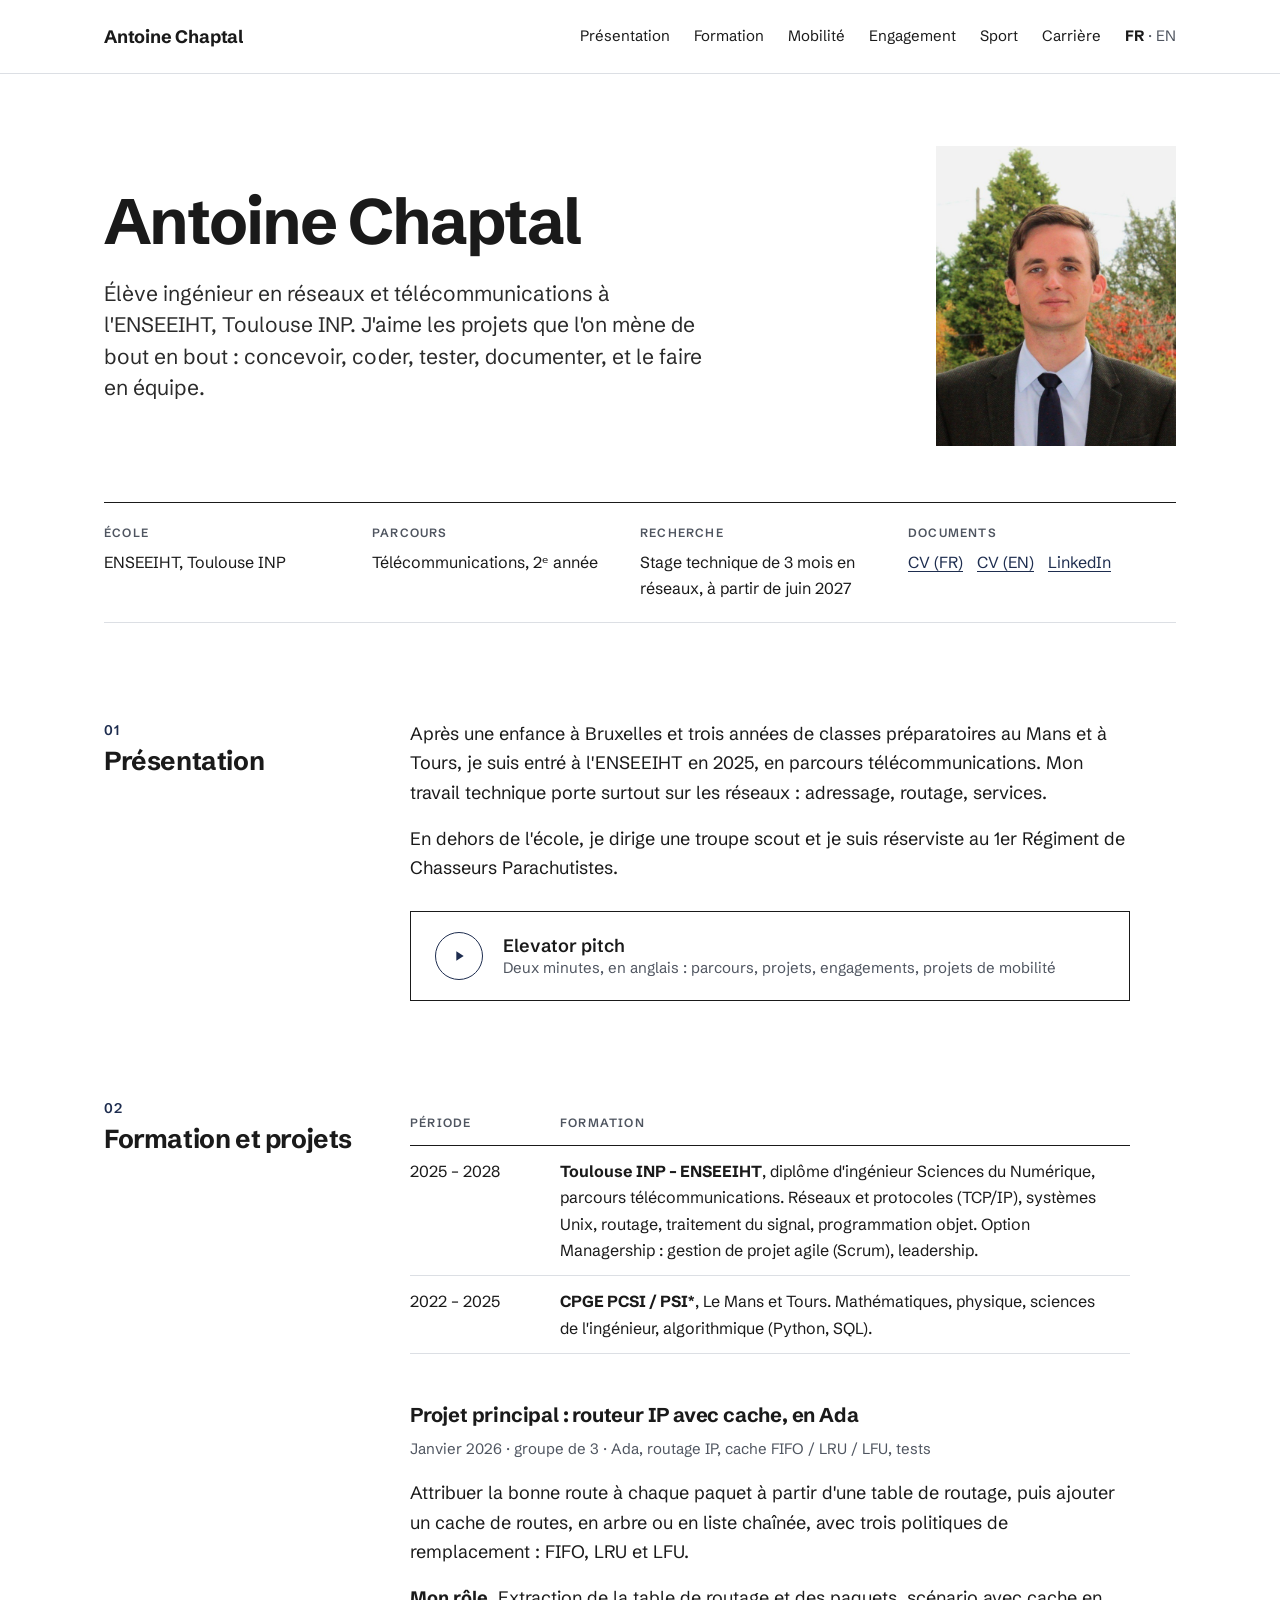
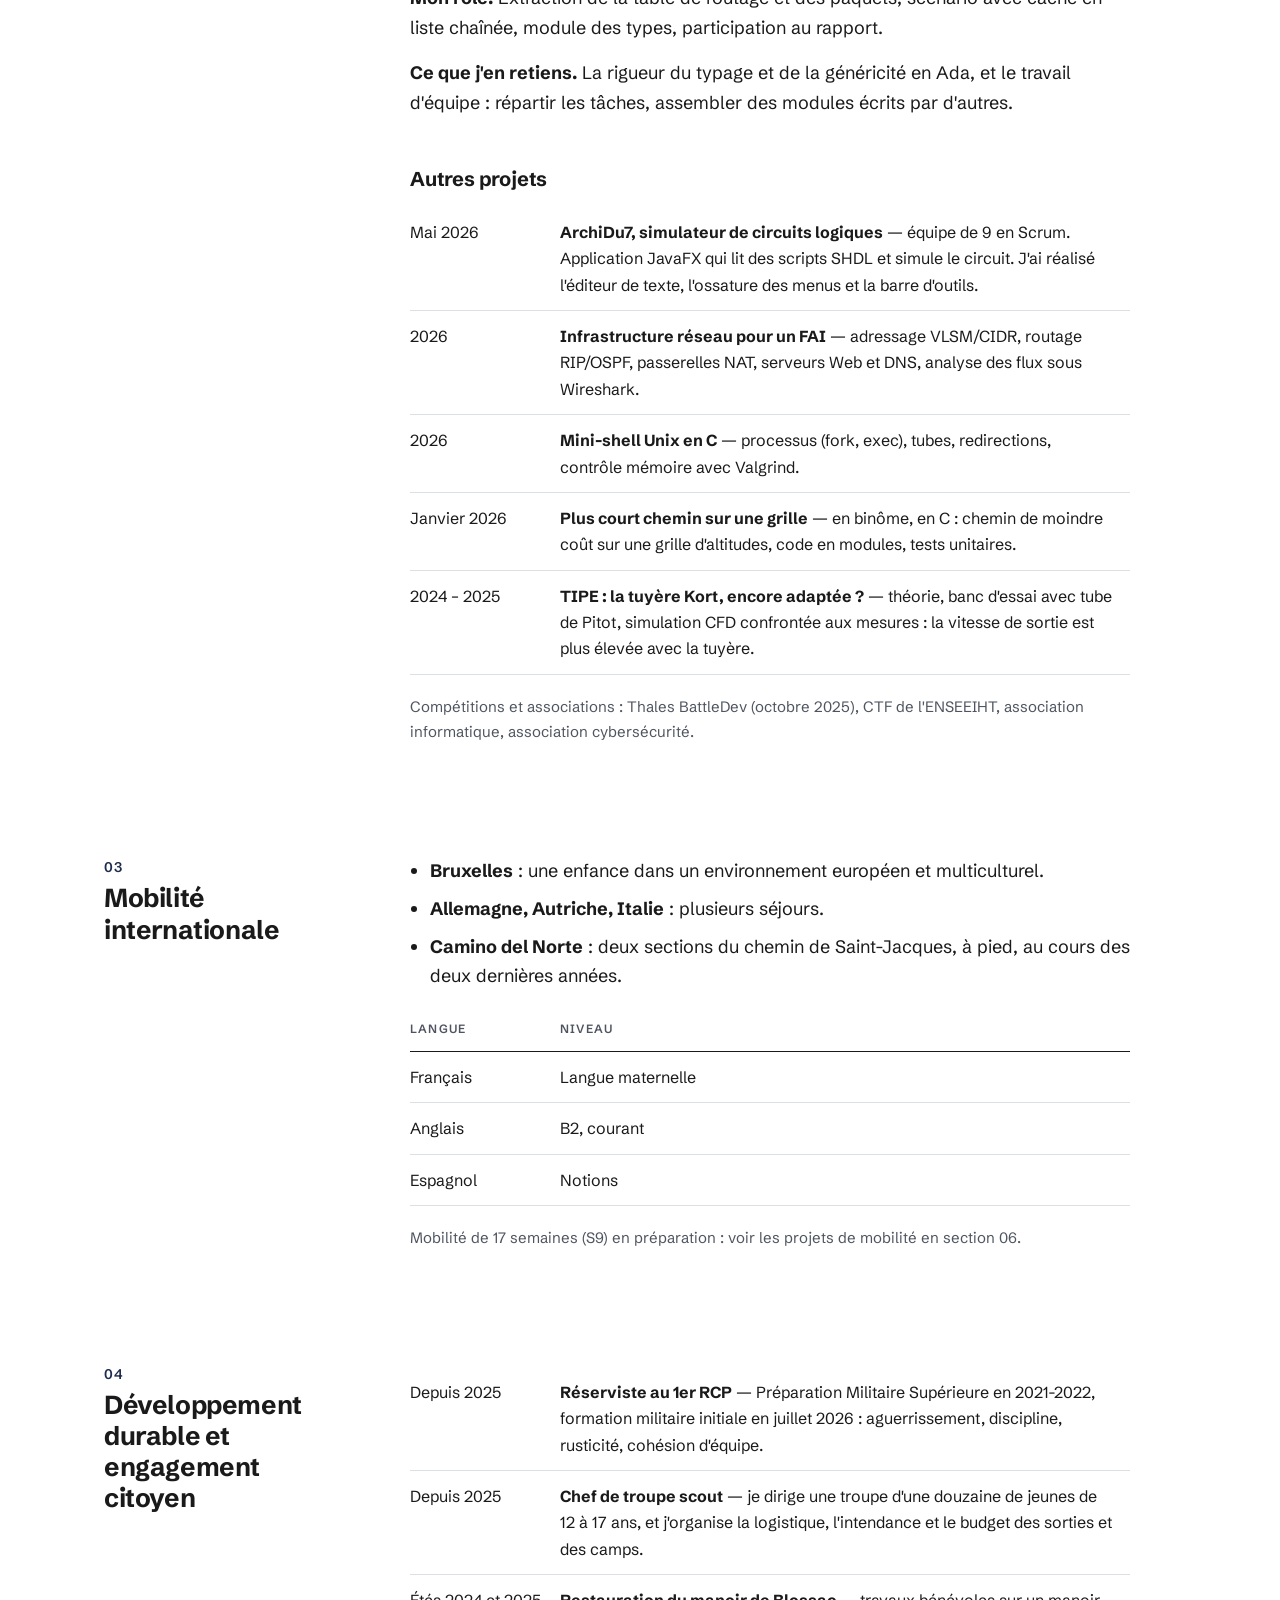
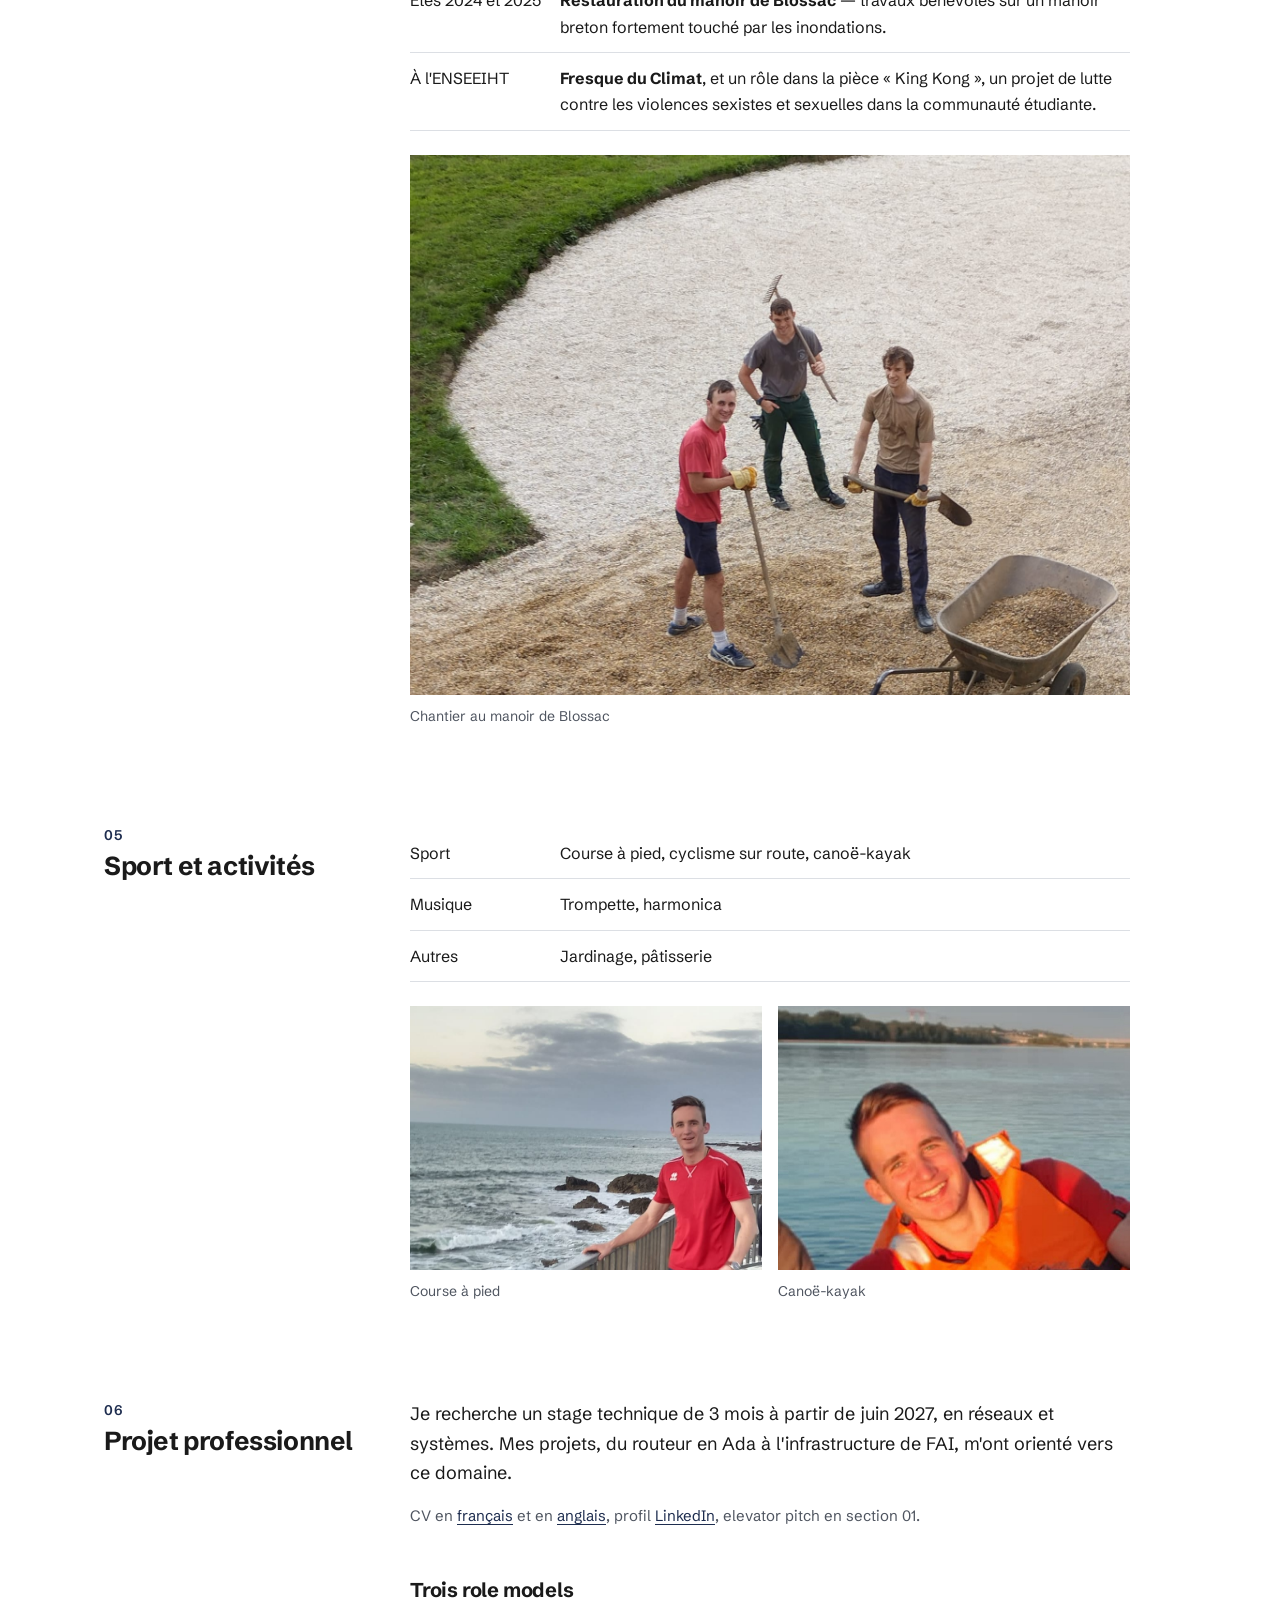
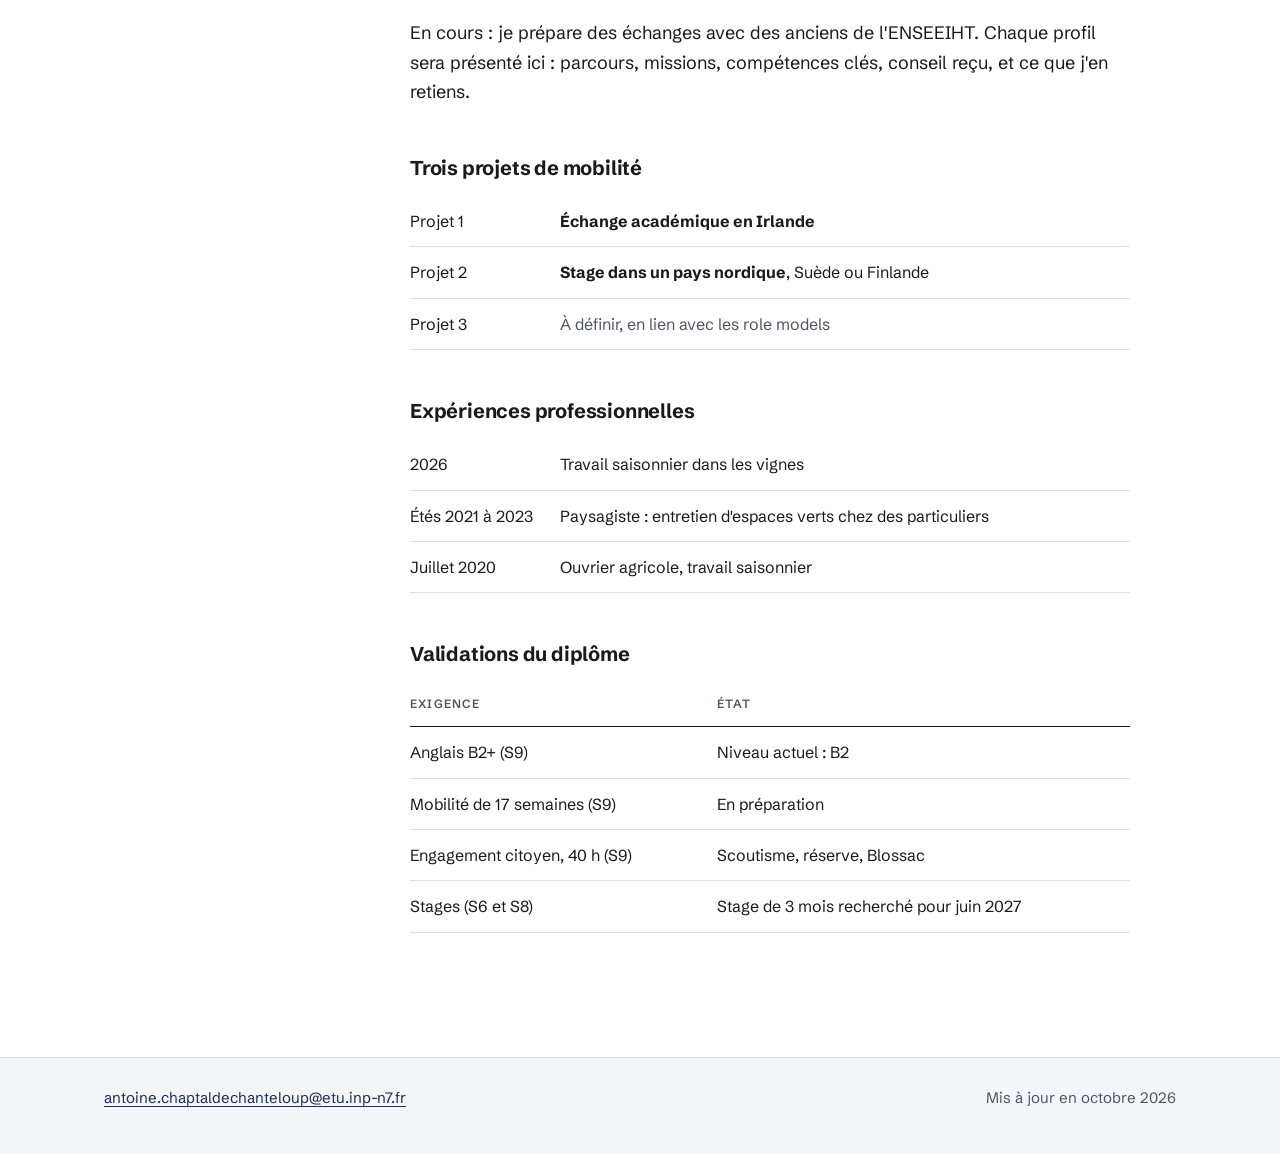
<file: index.html>
<!DOCTYPE html>
<html lang="fr">
<head>
  <meta charset="UTF-8">
  <meta name="viewport" content="width=device-width, initial-scale=1">
  <title>Antoine Chaptal — e-portfolio</title>
  <meta name="description" content="E-portfolio d'Antoine Chaptal, élève ingénieur en réseaux et télécommunications à l'ENSEEIHT (Toulouse INP).">
  <link rel="alternate" hreflang="fr" href="index.html">
  <link rel="alternate" hreflang="en" href="en.html">
  <link rel="preconnect" href="https://fonts.googleapis.com">
  <link rel="preconnect" href="https://fonts.gstatic.com" crossorigin>
  <link href="https://fonts.googleapis.com/css2?family=Schibsted+Grotesk:wght@400;500;600;700&amp;display=swap" rel="stylesheet">
  <link rel="stylesheet" href="css/portfolio.css">
</head>
<body>

<header class="site-header">
  <div class="wrap">
    <a class="brand" href="#top">Antoine Chaptal</a>
    <nav class="site-nav" aria-label="Sections">
      <a href="#presentation">Présentation</a>
      <a href="#formation">Formation</a>
      <a href="#mobilite">Mobilité</a>
      <a href="#engagement">Engagement</a>
      <a href="#sport">Sport</a>
      <a href="#carriere">Carrière</a>
      <span class="lang"><strong>FR</strong> · <a href="en.html" hreflang="en" lang="en">EN</a></span>
    </nav>
  </div>
</header>

<main id="top" class="wrap">

  <section class="hero" aria-label="Introduction">
    <div class="hero-main">
      <div class="hero-text">
        <h1>Antoine Chaptal</h1>
        <p class="lead">Élève ingénieur en réseaux et télécommunications à l'ENSEEIHT, Toulouse INP. J'aime les projets que l'on mène de bout en bout : concevoir, coder, tester, documenter, et le faire en équipe.</p>
      </div>
      <figure class="portrait">
        <img src="img/portrait.jpg" alt="Portrait d'Antoine Chaptal" width="800" height="800">
      </figure>
    </div>

    <dl class="facts">
      <div><dt class="label">École</dt><dd>ENSEEIHT, Toulouse INP</dd></div>
      <div><dt class="label">Parcours</dt><dd>Télécommunications, 2ᵉ année</dd></div>
      <div><dt class="label">Recherche</dt><dd>Stage technique de 3 mois en réseaux, à partir de juin 2027</dd></div>
      <div><dt class="label">Documents</dt><dd class="links"><a href="pdfs/CV_Antoine_Chaptal_FR.pdf">CV (FR)</a><a href="pdfs/CV_Antoine_Chaptal_EN.pdf">CV (EN)</a><a href="https://linkedin.com/in/antoine-chaptal">LinkedIn</a></dd></div>
    </dl>
  </section>

  <section id="presentation" class="section" aria-labelledby="h-presentation">
    <div class="section-head">
      <div class="section-num">01</div>
      <h2 id="h-presentation">Présentation</h2>
    </div>
    <div class="section-body">
      <p>Après une enfance à Bruxelles et trois années de classes préparatoires au Mans et à Tours, je suis entré à l'ENSEEIHT en 2025, en parcours télécommunications. Mon travail technique porte surtout sur les réseaux : adressage, routage, services.</p>
      <p>En dehors de l'école, je dirige une troupe scout et je suis réserviste au 1er Régiment de Chasseurs Parachutistes.</p>
      <a class="pitch" href="https://www.youtube.com/watch?v=CleSc_Oj3v0">
        <span class="play" aria-hidden="true"><svg width="16" height="16" viewBox="0 0 24 24"><path d="M8 5v14l11-7z" fill="#1E2D4F"/></svg></span>
        <span class="txt"><strong>Elevator pitch</strong><span>Deux minutes, en anglais : parcours, projets, engagements, projets de mobilité</span></span>
      </a>
    </div>
  </section>

  <section id="formation" class="section" aria-labelledby="h-formation">
    <div class="section-head">
      <div class="section-num">02</div>
      <h2 id="h-formation">Formation et projets</h2>
    </div>
    <div class="section-body">
      <div class="table-wrap">
        <table>
          <thead><tr><th>Période</th><th>Formation</th></tr></thead>
          <tbody>
            <tr><td class="when">2025 – 2028</td><td><strong>Toulouse INP – ENSEEIHT</strong>, diplôme d'ingénieur Sciences du Numérique, parcours télécommunications. Réseaux et protocoles (TCP/IP), systèmes Unix, routage, traitement du signal, programmation objet. Option Managership : gestion de projet agile (Scrum), leadership.</td></tr>
            <tr><td class="when">2022 – 2025</td><td><strong>CPGE PCSI / PSI*</strong>, Le Mans et Tours. Mathématiques, physique, sciences de l'ingénieur, algorithmique (Python, SQL).</td></tr>
          </tbody>
        </table>
      </div>

      <h3>Projet principal : routeur IP avec cache, en Ada</h3>
      <p class="meta">Janvier 2026 · groupe de 3 · Ada, routage IP, cache FIFO / LRU / LFU, tests</p>
      <p>Attribuer la bonne route à chaque paquet à partir d'une table de routage, puis ajouter un cache de routes, en arbre ou en liste chaînée, avec trois politiques de remplacement : FIFO, LRU et LFU.</p>
      <p><strong>Mon rôle.</strong> Extraction de la table de routage et des paquets, scénario avec cache en liste chaînée, module des types, participation au rapport.</p>
      <p><strong>Ce que j'en retiens.</strong> La rigueur du typage et de la généricité en Ada, et le travail d'équipe : répartir les tâches, assembler des modules écrits par d'autres.</p>

      <h3>Autres projets</h3>
      <div class="table-wrap">
        <table>
          <tbody>
            <tr><td class="when">Mai 2026</td><td><strong>ArchiDu7, simulateur de circuits logiques</strong> — équipe de 9 en Scrum. Application JavaFX qui lit des scripts SHDL et simule le circuit. J'ai réalisé l'éditeur de texte, l'ossature des menus et la barre d'outils.</td></tr>
            <tr><td class="when">2026</td><td><strong>Infrastructure réseau pour un FAI</strong> — adressage VLSM/CIDR, routage RIP/OSPF, passerelles NAT, serveurs Web et DNS, analyse des flux sous Wireshark.</td></tr>
            <tr><td class="when">2026</td><td><strong>Mini-shell Unix en C</strong> — processus (fork, exec), tubes, redirections, contrôle mémoire avec Valgrind.</td></tr>
            <tr><td class="when">Janvier 2026</td><td><strong>Plus court chemin sur une grille</strong> — en binôme, en C : chemin de moindre coût sur une grille d'altitudes, code en modules, tests unitaires.</td></tr>
            <tr><td class="when">2024 – 2025</td><td><strong>TIPE : la tuyère Kort, encore adaptée ?</strong> — théorie, banc d'essai avec tube de Pitot, simulation CFD confrontée aux mesures : la vitesse de sortie est plus élevée avec la tuyère.</td></tr>
          </tbody>
        </table>
      </div>
      <p class="note">Compétitions et associations : Thales BattleDev (octobre 2025), CTF de l'ENSEEIHT, association informatique, association cybersécurité.</p>
    </div>
  </section>

  <section id="mobilite" class="section" aria-labelledby="h-mobilite">
    <div class="section-head">
      <div class="section-num">03</div>
      <h2 id="h-mobilite">Mobilité internationale</h2>
    </div>
    <div class="section-body">
      <ul>
        <li><strong>Bruxelles</strong> : une enfance dans un environnement européen et multiculturel.</li>
        <li><strong>Allemagne, Autriche, Italie</strong> : plusieurs séjours.</li>
        <li><strong>Camino del Norte</strong> : deux sections du chemin de Saint-Jacques, à pied, au cours des deux dernières années.</li>
      </ul>
      <div class="table-wrap">
        <table>
          <thead><tr><th>Langue</th><th>Niveau</th></tr></thead>
          <tbody>
            <tr><td class="when">Français</td><td>Langue maternelle</td></tr>
            <tr><td class="when">Anglais</td><td>B2, courant</td></tr>
            <tr><td class="when">Espagnol</td><td>Notions</td></tr>
          </tbody>
        </table>
      </div>
      <p class="note">Mobilité de 17 semaines (S9) en préparation : voir les projets de mobilité en section 06.</p>
    </div>
  </section>

  <section id="engagement" class="section" aria-labelledby="h-engagement">
    <div class="section-head">
      <div class="section-num">04</div>
      <h2 id="h-engagement">Développement durable et engagement citoyen</h2>
    </div>
    <div class="section-body">
      <div class="table-wrap">
        <table>
          <tbody>
            <tr><td class="when">Depuis 2025</td><td><strong>Réserviste au 1er RCP</strong> — Préparation Militaire Supérieure en 2021-2022, formation militaire initiale en juillet 2026 : aguerrissement, discipline, rusticité, cohésion d'équipe.</td></tr>
            <tr><td class="when">Depuis 2025</td><td><strong>Chef de troupe scout</strong> — je dirige une troupe d'une douzaine de jeunes de 12 à 17 ans, et j'organise la logistique, l'intendance et le budget des sorties et des camps.</td></tr>
            <tr><td class="when">Étés 2024 et 2025</td><td><strong>Restauration du manoir de Blossac</strong> — travaux bénévoles sur un manoir breton fortement touché par les inondations.</td></tr>
            <tr><td class="when">À l'ENSEEIHT</td><td><strong>Fresque du Climat</strong>, et un rôle dans la pièce « King Kong », un projet de lutte contre les violences sexistes et sexuelles dans la communauté étudiante.</td></tr>
          </tbody>
        </table>
      </div>
      <div class="photos">
        <figure>
          <img src="img/blossac.jpg" alt="Travaux de terrassement au manoir de Blossac" loading="lazy" width="1536" height="2040">
          <figcaption>Chantier au manoir de Blossac</figcaption>
        </figure>
      </div>
    </div>
  </section>

  <section id="sport" class="section" aria-labelledby="h-sport">
    <div class="section-head">
      <div class="section-num">05</div>
      <h2 id="h-sport">Sport et activités</h2>
    </div>
    <div class="section-body">
      <div class="table-wrap">
        <table>
          <tbody>
            <tr><td class="when">Sport</td><td>Course à pied, cyclisme sur route, canoë-kayak</td></tr>
            <tr><td class="when">Musique</td><td>Trompette, harmonica</td></tr>
            <tr><td class="when">Autres</td><td>Jardinage, pâtisserie</td></tr>
          </tbody>
        </table>
      </div>
      <div class="photos">
        <figure>
          <img src="img/course.jpg" alt="Antoine en tenue de course, au bord de l'océan" loading="lazy" width="856" height="1600">
          <figcaption>Course à pied</figcaption>
        </figure>
        <figure>
          <img src="img/canoe.jpg" alt="Antoine en gilet de sauvetage, sur l'eau" loading="lazy" width="554" height="445">
          <figcaption>Canoë-kayak</figcaption>
        </figure>
      </div>
    </div>
  </section>

  <section id="carriere" class="section" aria-labelledby="h-carriere">
    <div class="section-head">
      <div class="section-num">06</div>
      <h2 id="h-carriere">Projet professionnel</h2>
    </div>
    <div class="section-body">
      <p>Je recherche un stage technique de 3 mois à partir de juin 2027, en réseaux et systèmes. Mes projets, du routeur en Ada à l'infrastructure de FAI, m'ont orienté vers ce domaine.</p>
      <p class="note">CV en <a href="pdfs/CV_Antoine_Chaptal_FR.pdf">français</a> et en <a href="pdfs/CV_Antoine_Chaptal_EN.pdf">anglais</a>, profil <a href="https://linkedin.com/in/antoine-chaptal">LinkedIn</a>, elevator pitch en section 01.</p>

      <h3>Trois role models</h3>
      <p>En cours : je prépare des échanges avec des anciens de l'ENSEEIHT. Chaque profil sera présenté ici : parcours, missions, compétences clés, conseil reçu, et ce que j'en retiens.</p>

      <h3>Trois projets de mobilité</h3>
      <div class="table-wrap">
        <table>
          <tbody>
            <tr><td class="when">Projet 1</td><td><strong>Échange académique en Irlande</strong></td></tr>
            <tr><td class="when">Projet 2</td><td><strong>Stage dans un pays nordique</strong>, Suède ou Finlande</td></tr>
            <tr><td class="when">Projet 3</td><td class="dim">À définir, en lien avec les role models</td></tr>
          </tbody>
        </table>
      </div>

      <h3>Expériences professionnelles</h3>
      <div class="table-wrap">
        <table>
          <tbody>
            <tr><td class="when">2026</td><td>Travail saisonnier dans les vignes</td></tr>
            <tr><td class="when">Étés 2021 à 2023</td><td>Paysagiste : entretien d'espaces verts chez des particuliers</td></tr>
            <tr><td class="when">Juillet 2020</td><td>Ouvrier agricole, travail saisonnier</td></tr>
          </tbody>
        </table>
      </div>

      <h3>Validations du diplôme</h3>
      <div class="table-wrap">
        <table>
          <thead><tr><th>Exigence</th><th>État</th></tr></thead>
          <tbody>
            <tr><td>Anglais B2+ (S9)</td><td>Niveau actuel : B2</td></tr>
            <tr><td>Mobilité de 17 semaines (S9)</td><td>En préparation</td></tr>
            <tr><td>Engagement citoyen, 40 h (S9)</td><td>Scoutisme, réserve, Blossac</td></tr>
            <tr><td>Stages (S6 et S8)</td><td>Stage de 3 mois recherché pour juin 2027</td></tr>
          </tbody>
        </table>
      </div>
    </div>
  </section>

</main>

<footer class="site-footer">
  <div class="wrap">
    <a href="mailto:antoine.chaptaldechanteloup@etu.inp-n7.fr">antoine.chaptaldechanteloup@etu.inp-n7.fr</a>
    <span>Mis à jour en octobre 2026</span>
  </div>
</footer>

</body>
</html>
</file>
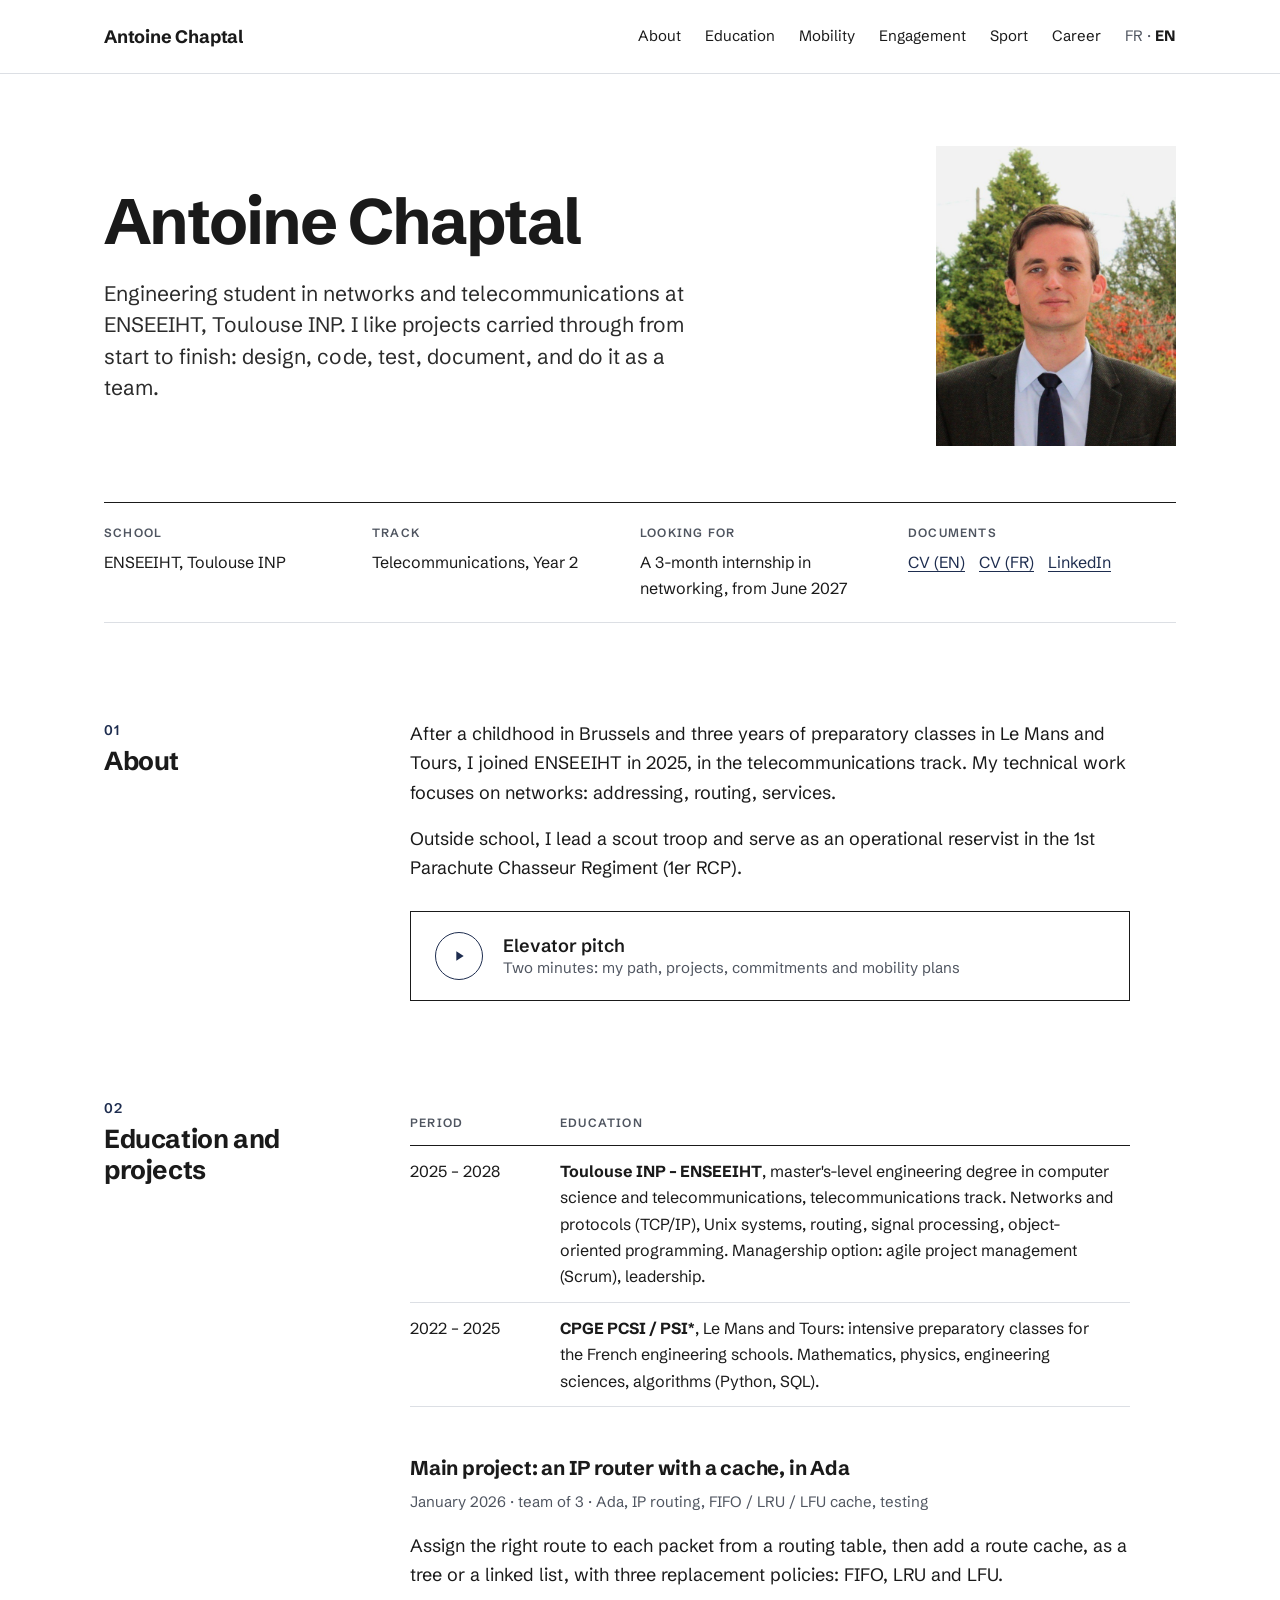
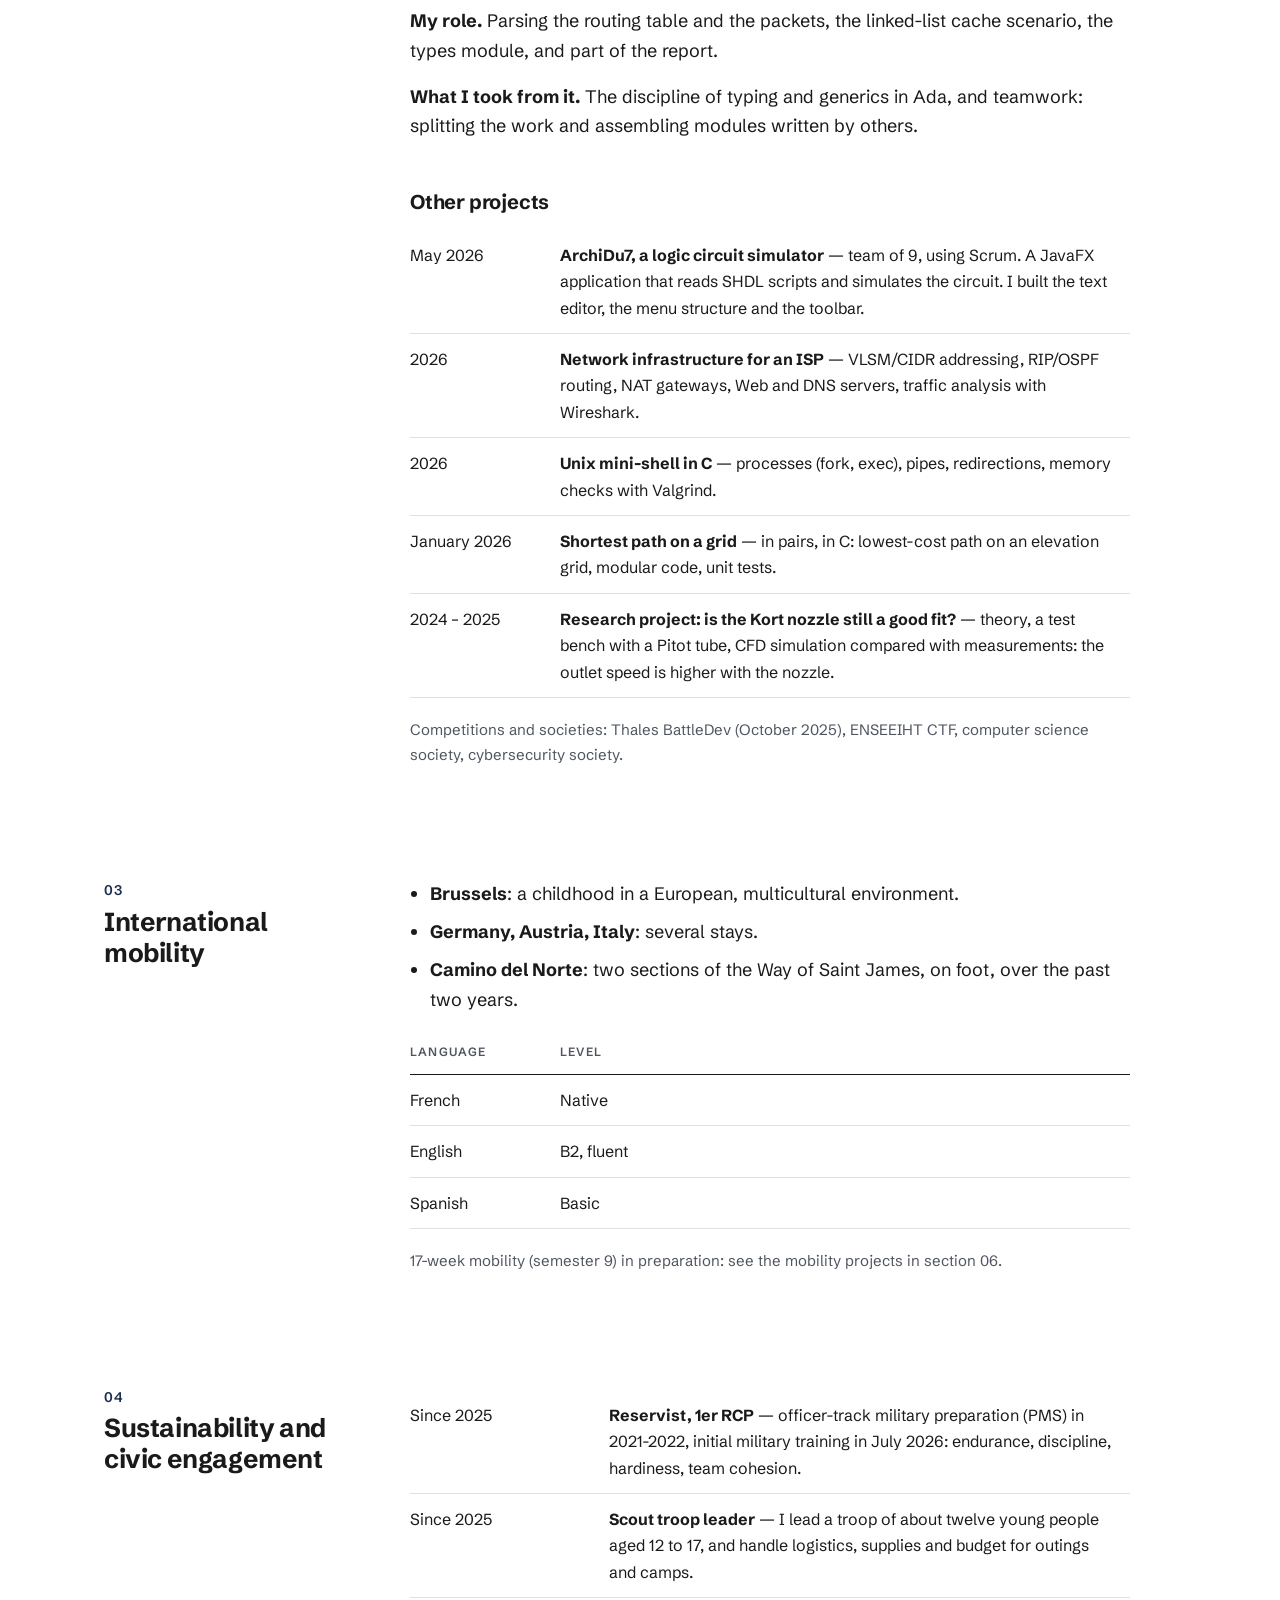
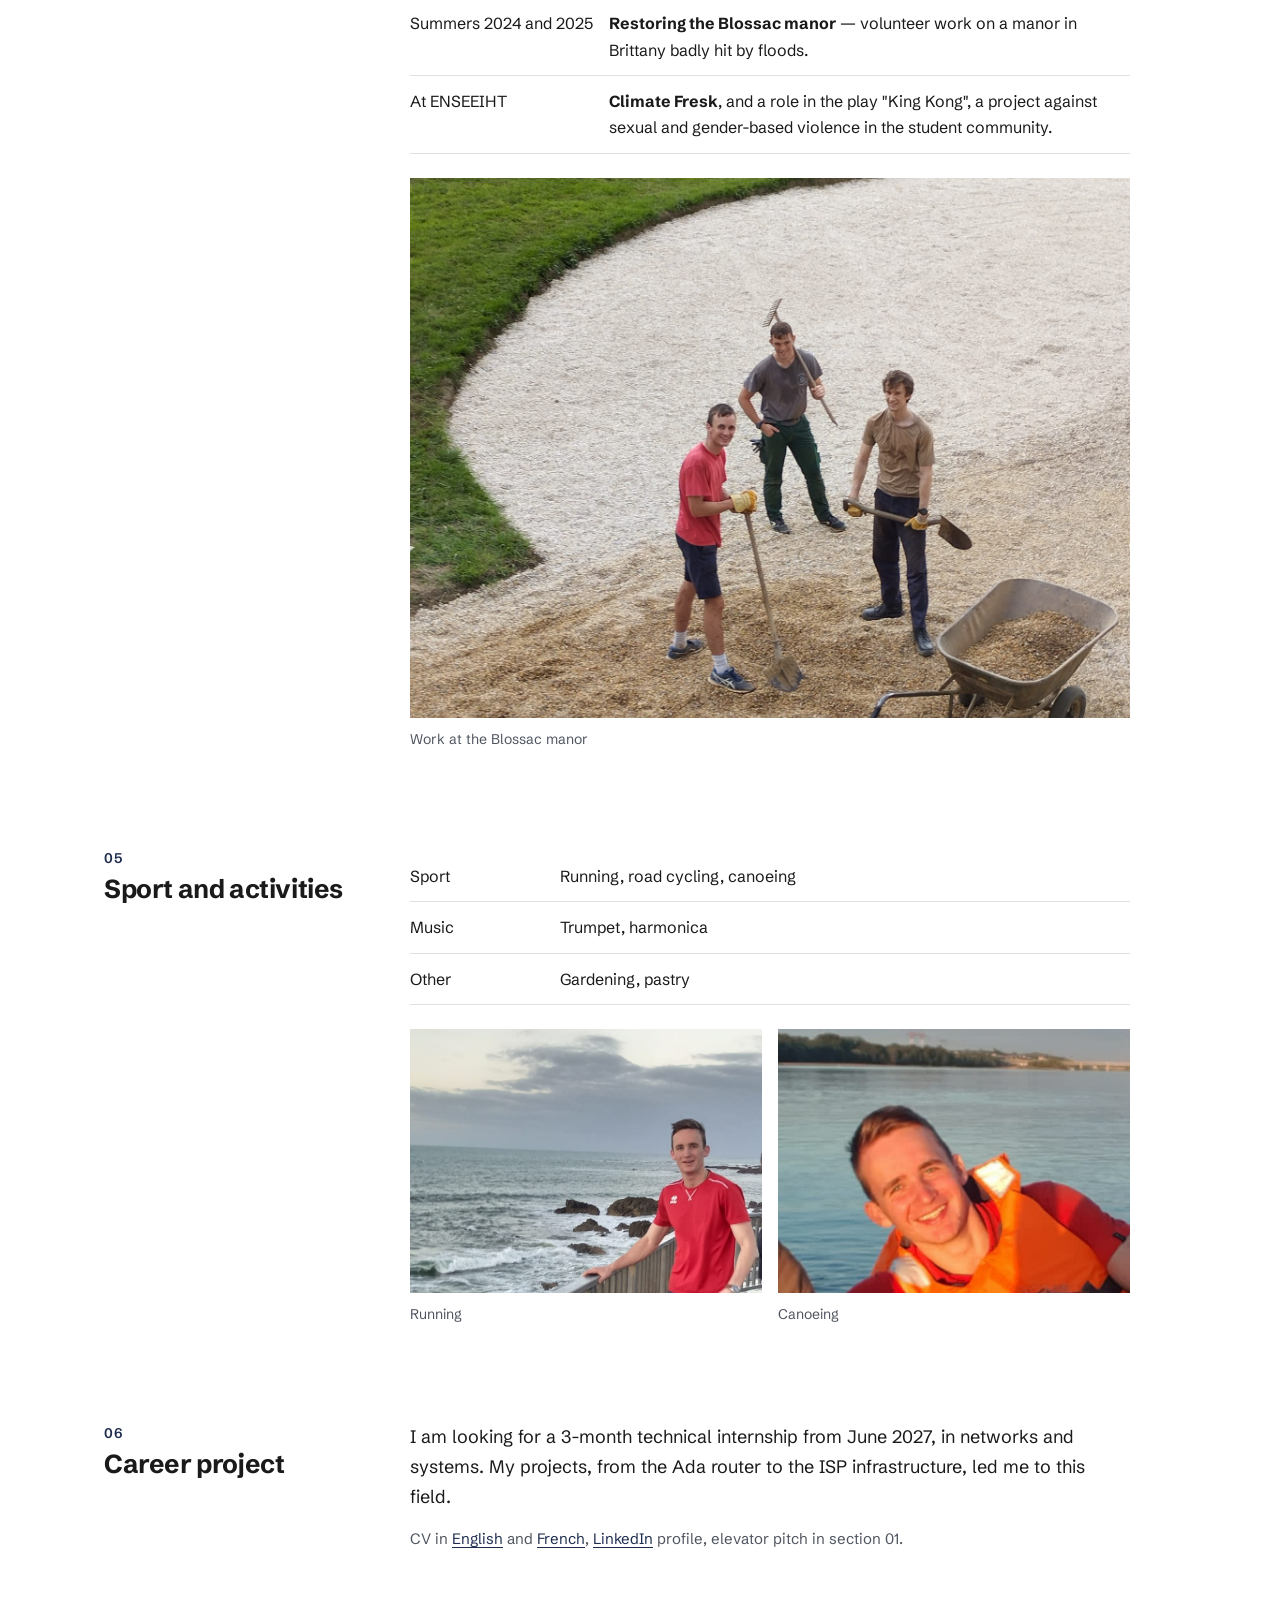
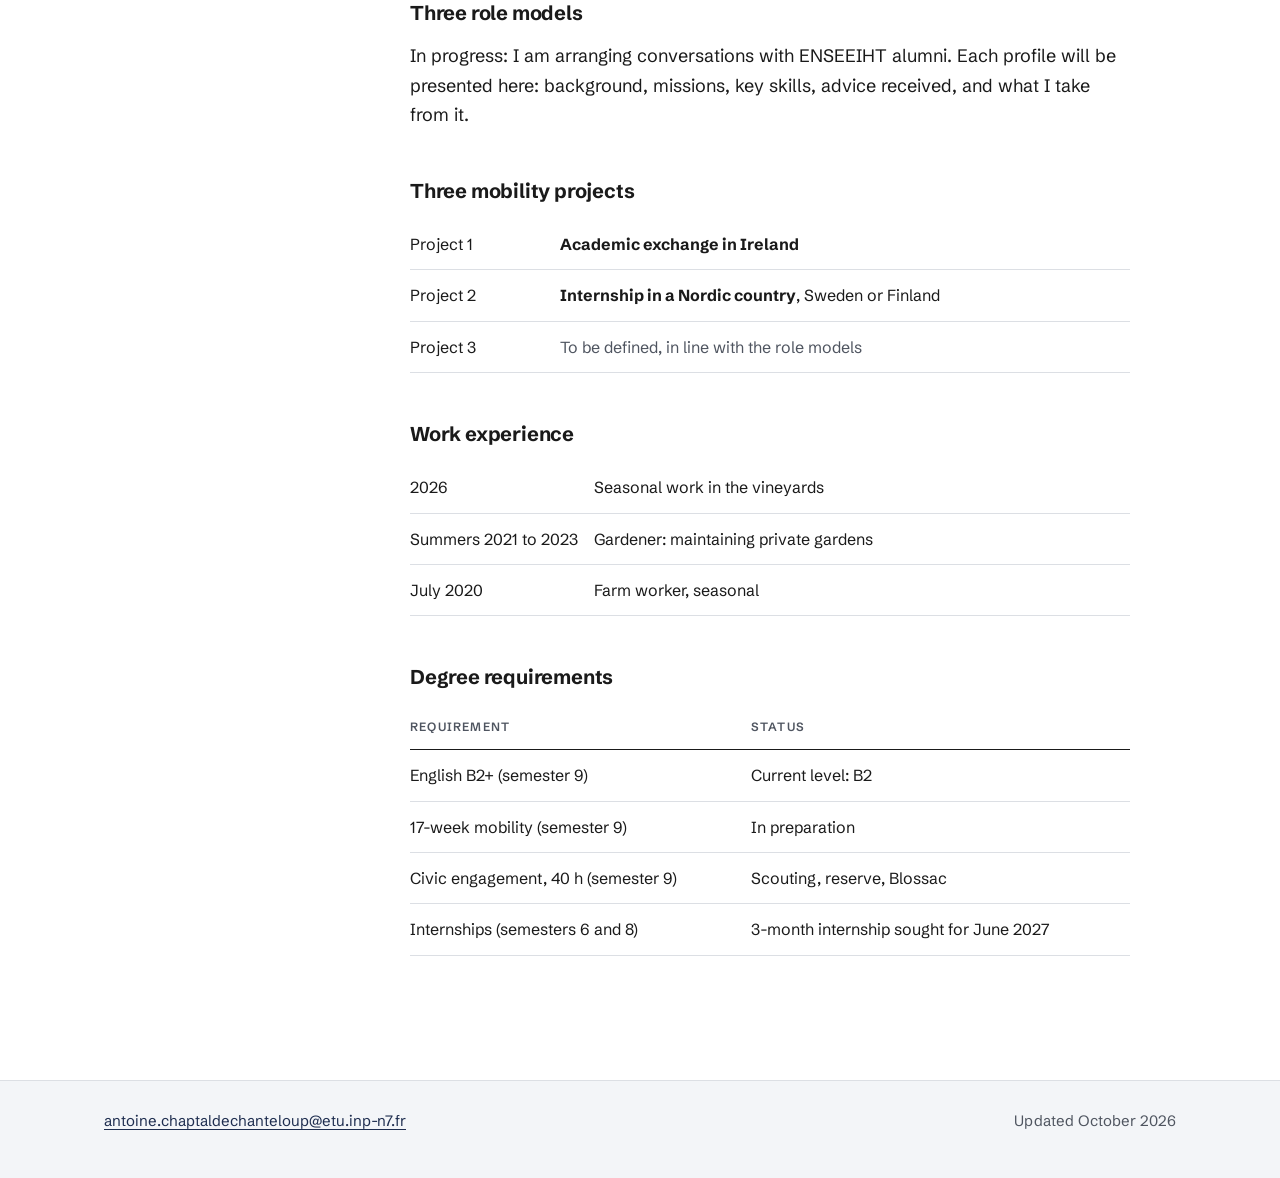
<file: en.html>
<!DOCTYPE html>
<html lang="en">
<head>
  <meta charset="UTF-8">
  <meta name="viewport" content="width=device-width, initial-scale=1">
  <title>Antoine Chaptal — e-portfolio</title>
  <meta name="description" content="E-portfolio of Antoine Chaptal, engineering student in networks and telecommunications at ENSEEIHT (Toulouse INP).">
  <link rel="alternate" hreflang="fr" href="index.html">
  <link rel="alternate" hreflang="en" href="en.html">
  <link rel="preconnect" href="https://fonts.googleapis.com">
  <link rel="preconnect" href="https://fonts.gstatic.com" crossorigin>
  <link href="https://fonts.googleapis.com/css2?family=Schibsted+Grotesk:wght@400;500;600;700&amp;display=swap" rel="stylesheet">
  <link rel="stylesheet" href="css/portfolio.css">
</head>
<body>

<header class="site-header">
  <div class="wrap">
    <a class="brand" href="#top">Antoine Chaptal</a>
    <nav class="site-nav" aria-label="Sections">
      <a href="#about">About</a>
      <a href="#education">Education</a>
      <a href="#mobility">Mobility</a>
      <a href="#engagement">Engagement</a>
      <a href="#sport">Sport</a>
      <a href="#career">Career</a>
      <span class="lang"><a href="index.html" hreflang="fr" lang="fr">FR</a> · <strong>EN</strong></span>
    </nav>
  </div>
</header>

<main id="top" class="wrap">

  <section class="hero" aria-label="Introduction">
    <div class="hero-main">
      <div class="hero-text">
        <h1>Antoine Chaptal</h1>
        <p class="lead">Engineering student in networks and telecommunications at ENSEEIHT, Toulouse INP. I like projects carried through from start to finish: design, code, test, document, and do it as a team.</p>
      </div>
      <figure class="portrait">
        <img src="img/portrait.jpg" alt="Portrait of Antoine Chaptal" width="800" height="800">
      </figure>
    </div>

    <dl class="facts">
      <div><dt class="label">School</dt><dd>ENSEEIHT, Toulouse INP</dd></div>
      <div><dt class="label">Track</dt><dd>Telecommunications, Year 2</dd></div>
      <div><dt class="label">Looking for</dt><dd>A 3-month internship in networking, from June 2027</dd></div>
      <div><dt class="label">Documents</dt><dd class="links"><a href="pdfs/CV_Antoine_Chaptal_EN.pdf">CV (EN)</a><a href="pdfs/CV_Antoine_Chaptal_FR.pdf">CV (FR)</a><a href="https://linkedin.com/in/antoine-chaptal">LinkedIn</a></dd></div>
    </dl>
  </section>

  <section id="about" class="section" aria-labelledby="h-about">
    <div class="section-head">
      <div class="section-num">01</div>
      <h2 id="h-about">About</h2>
    </div>
    <div class="section-body">
      <p>After a childhood in Brussels and three years of preparatory classes in Le Mans and Tours, I joined ENSEEIHT in 2025, in the telecommunications track. My technical work focuses on networks: addressing, routing, services.</p>
      <p>Outside school, I lead a scout troop and serve as an operational reservist in the 1st Parachute Chasseur Regiment (1er RCP).</p>
      <a class="pitch" href="https://www.youtube.com/watch?v=CleSc_Oj3v0">
        <span class="play" aria-hidden="true"><svg width="16" height="16" viewBox="0 0 24 24"><path d="M8 5v14l11-7z" fill="#1E2D4F"/></svg></span>
        <span class="txt"><strong>Elevator pitch</strong><span>Two minutes: my path, projects, commitments and mobility plans</span></span>
      </a>
    </div>
  </section>

  <section id="education" class="section" aria-labelledby="h-education">
    <div class="section-head">
      <div class="section-num">02</div>
      <h2 id="h-education">Education and projects</h2>
    </div>
    <div class="section-body">
      <div class="table-wrap">
        <table>
          <thead><tr><th>Period</th><th>Education</th></tr></thead>
          <tbody>
            <tr><td class="when">2025 – 2028</td><td><strong>Toulouse INP – ENSEEIHT</strong>, master's-level engineering degree in computer science and telecommunications, telecommunications track. Networks and protocols (TCP/IP), Unix systems, routing, signal processing, object-oriented programming. Managership option: agile project management (Scrum), leadership.</td></tr>
            <tr><td class="when">2022 – 2025</td><td><strong>CPGE PCSI / PSI*</strong>, Le Mans and Tours: intensive preparatory classes for the French engineering schools. Mathematics, physics, engineering sciences, algorithms (Python, SQL).</td></tr>
          </tbody>
        </table>
      </div>

      <h3>Main project: an IP router with a cache, in Ada</h3>
      <p class="meta">January 2026 · team of 3 · Ada, IP routing, FIFO / LRU / LFU cache, testing</p>
      <p>Assign the right route to each packet from a routing table, then add a route cache, as a tree or a linked list, with three replacement policies: FIFO, LRU and LFU.</p>
      <p><strong>My role.</strong> Parsing the routing table and the packets, the linked-list cache scenario, the types module, and part of the report.</p>
      <p><strong>What I took from it.</strong> The discipline of typing and generics in Ada, and teamwork: splitting the work and assembling modules written by others.</p>

      <h3>Other projects</h3>
      <div class="table-wrap">
        <table>
          <tbody>
            <tr><td class="when">May 2026</td><td><strong>ArchiDu7, a logic circuit simulator</strong> — team of 9, using Scrum. A JavaFX application that reads SHDL scripts and simulates the circuit. I built the text editor, the menu structure and the toolbar.</td></tr>
            <tr><td class="when">2026</td><td><strong>Network infrastructure for an ISP</strong> — VLSM/CIDR addressing, RIP/OSPF routing, NAT gateways, Web and DNS servers, traffic analysis with Wireshark.</td></tr>
            <tr><td class="when">2026</td><td><strong>Unix mini-shell in C</strong> — processes (fork, exec), pipes, redirections, memory checks with Valgrind.</td></tr>
            <tr><td class="when">January 2026</td><td><strong>Shortest path on a grid</strong> — in pairs, in C: lowest-cost path on an elevation grid, modular code, unit tests.</td></tr>
            <tr><td class="when">2024 – 2025</td><td><strong>Research project: is the Kort nozzle still a good fit?</strong> — theory, a test bench with a Pitot tube, CFD simulation compared with measurements: the outlet speed is higher with the nozzle.</td></tr>
          </tbody>
        </table>
      </div>
      <p class="note">Competitions and societies: Thales BattleDev (October 2025), ENSEEIHT CTF, computer science society, cybersecurity society.</p>
    </div>
  </section>

  <section id="mobility" class="section" aria-labelledby="h-mobility">
    <div class="section-head">
      <div class="section-num">03</div>
      <h2 id="h-mobility">International mobility</h2>
    </div>
    <div class="section-body">
      <ul>
        <li><strong>Brussels</strong>: a childhood in a European, multicultural environment.</li>
        <li><strong>Germany, Austria, Italy</strong>: several stays.</li>
        <li><strong>Camino del Norte</strong>: two sections of the Way of Saint James, on foot, over the past two years.</li>
      </ul>
      <div class="table-wrap">
        <table>
          <thead><tr><th>Language</th><th>Level</th></tr></thead>
          <tbody>
            <tr><td class="when">French</td><td>Native</td></tr>
            <tr><td class="when">English</td><td>B2, fluent</td></tr>
            <tr><td class="when">Spanish</td><td>Basic</td></tr>
          </tbody>
        </table>
      </div>
      <p class="note">17-week mobility (semester 9) in preparation: see the mobility projects in section 06.</p>
    </div>
  </section>

  <section id="engagement" class="section" aria-labelledby="h-engagement">
    <div class="section-head">
      <div class="section-num">04</div>
      <h2 id="h-engagement">Sustainability and civic engagement</h2>
    </div>
    <div class="section-body">
      <div class="table-wrap">
        <table>
          <tbody>
            <tr><td class="when">Since 2025</td><td><strong>Reservist, 1er RCP</strong> — officer-track military preparation (PMS) in 2021-2022, initial military training in July 2026: endurance, discipline, hardiness, team cohesion.</td></tr>
            <tr><td class="when">Since 2025</td><td><strong>Scout troop leader</strong> — I lead a troop of about twelve young people aged 12 to 17, and handle logistics, supplies and budget for outings and camps.</td></tr>
            <tr><td class="when">Summers 2024 and 2025</td><td><strong>Restoring the Blossac manor</strong> — volunteer work on a manor in Brittany badly hit by floods.</td></tr>
            <tr><td class="when">At ENSEEIHT</td><td><strong>Climate Fresk</strong>, and a role in the play "King Kong", a project against sexual and gender-based violence in the student community.</td></tr>
          </tbody>
        </table>
      </div>
      <div class="photos">
        <figure>
          <img src="img/blossac.jpg" alt="Groundwork at the Blossac manor" loading="lazy" width="1536" height="2040">
          <figcaption>Work at the Blossac manor</figcaption>
        </figure>
      </div>
    </div>
  </section>

  <section id="sport" class="section" aria-labelledby="h-sport">
    <div class="section-head">
      <div class="section-num">05</div>
      <h2 id="h-sport">Sport and activities</h2>
    </div>
    <div class="section-body">
      <div class="table-wrap">
        <table>
          <tbody>
            <tr><td class="when">Sport</td><td>Running, road cycling, canoeing</td></tr>
            <tr><td class="when">Music</td><td>Trumpet, harmonica</td></tr>
            <tr><td class="when">Other</td><td>Gardening, pastry</td></tr>
          </tbody>
        </table>
      </div>
      <div class="photos">
        <figure>
          <img src="img/course.jpg" alt="Antoine in running gear by the ocean" loading="lazy" width="856" height="1600">
          <figcaption>Running</figcaption>
        </figure>
        <figure>
          <img src="img/canoe.jpg" alt="Antoine in a life jacket, on the water" loading="lazy" width="554" height="445">
          <figcaption>Canoeing</figcaption>
        </figure>
      </div>
    </div>
  </section>

  <section id="career" class="section" aria-labelledby="h-career">
    <div class="section-head">
      <div class="section-num">06</div>
      <h2 id="h-career">Career project</h2>
    </div>
    <div class="section-body">
      <p>I am looking for a 3-month technical internship from June 2027, in networks and systems. My projects, from the Ada router to the ISP infrastructure, led me to this field.</p>
      <p class="note">CV in <a href="pdfs/CV_Antoine_Chaptal_EN.pdf">English</a> and <a href="pdfs/CV_Antoine_Chaptal_FR.pdf">French</a>, <a href="https://linkedin.com/in/antoine-chaptal">LinkedIn</a> profile, elevator pitch in section 01.</p>

      <h3>Three role models</h3>
      <p>In progress: I am arranging conversations with ENSEEIHT alumni. Each profile will be presented here: background, missions, key skills, advice received, and what I take from it.</p>

      <h3>Three mobility projects</h3>
      <div class="table-wrap">
        <table>
          <tbody>
            <tr><td class="when">Project 1</td><td><strong>Academic exchange in Ireland</strong></td></tr>
            <tr><td class="when">Project 2</td><td><strong>Internship in a Nordic country</strong>, Sweden or Finland</td></tr>
            <tr><td class="when">Project 3</td><td class="dim">To be defined, in line with the role models</td></tr>
          </tbody>
        </table>
      </div>

      <h3>Work experience</h3>
      <div class="table-wrap">
        <table>
          <tbody>
            <tr><td class="when">2026</td><td>Seasonal work in the vineyards</td></tr>
            <tr><td class="when">Summers 2021 to 2023</td><td>Gardener: maintaining private gardens</td></tr>
            <tr><td class="when">July 2020</td><td>Farm worker, seasonal</td></tr>
          </tbody>
        </table>
      </div>

      <h3>Degree requirements</h3>
      <div class="table-wrap">
        <table>
          <thead><tr><th>Requirement</th><th>Status</th></tr></thead>
          <tbody>
            <tr><td>English B2+ (semester 9)</td><td>Current level: B2</td></tr>
            <tr><td>17-week mobility (semester 9)</td><td>In preparation</td></tr>
            <tr><td>Civic engagement, 40 h (semester 9)</td><td>Scouting, reserve, Blossac</td></tr>
            <tr><td>Internships (semesters 6 and 8)</td><td>3-month internship sought for June 2027</td></tr>
          </tbody>
        </table>
      </div>
    </div>
  </section>

</main>

<footer class="site-footer">
  <div class="wrap">
    <a href="mailto:antoine.chaptaldechanteloup@etu.inp-n7.fr">antoine.chaptaldechanteloup@etu.inp-n7.fr</a>
    <span>Updated October 2026</span>
  </div>
</footer>

</body>
</html>
</file>
<file: css/portfolio.css>
/* E-portfolio — Antoine Chaptal */

:root {
  --ink: #1A1A1A;
  --text-2: #2B2B2B;
  --muted: #4F5560;
  --line: #DCDFE4;
  --tint: #F3F5F8;
  --accent: #1E2D4F;
  --accent-dark: #0F1830;
  --font: "Schibsted Grotesk", system-ui, -apple-system, "Segoe UI", Roboto, sans-serif;
}

* { box-sizing: border-box; }

html { scroll-behavior: smooth; }

body {
  margin: 0;
  background: #FFFFFF;
  color: var(--ink);
  font-family: var(--font);
  font-size: 18px;
  line-height: 1.65;
}

a { color: var(--accent); text-underline-offset: 3px; text-decoration-thickness: 1px; }
a:hover { color: var(--accent-dark); }
:focus-visible { outline: 3px solid var(--accent); outline-offset: 3px; }

img { max-width: 100%; display: block; }

.wrap { max-width: 1120px; margin: 0 auto; padding: 0 24px; }

/* En-tête */
.site-header { border-bottom: 1px solid var(--line); background: #FFFFFF; }
.site-header .wrap {
  display: flex; flex-wrap: wrap; align-items: center; justify-content: space-between;
  gap: 8px 28px; padding-top: 14px; padding-bottom: 14px;
}
.brand { color: var(--ink); text-decoration: none; font-size: 18px; font-weight: 700; letter-spacing: -.2px; }
.site-nav { display: flex; flex-wrap: wrap; align-items: center; gap: 0 24px; font-size: 15px; }
.site-nav a { color: var(--ink); text-decoration: none; padding: 10px 0; }
.site-nav a:hover { color: var(--accent); }
.lang { color: var(--muted); padding: 10px 0; }
.lang strong { color: var(--ink); }
.lang a { color: var(--muted); }

/* Haut de page */
.hero { padding-top: 72px; }
.hero-main { display: flex; flex-wrap: wrap; gap: 48px; align-items: center; }
.hero-text { flex: 999 1 540px; min-width: 0; }
.hero h1 { margin: 0; font-size: clamp(42px, 7vw, 64px); line-height: 1.05; font-weight: 700; letter-spacing: -1.8px; }
.hero .lead { margin: 22px 0 0; font-size: 21px; line-height: 1.5; max-width: 600px; color: var(--text-2); }
.portrait { flex: 1 1 240px; min-width: 0; max-width: 270px; margin: 0; }
.portrait img { width: 100%; height: auto; aspect-ratio: 4 / 5; object-fit: cover; object-position: center 25%; }

.facts {
  margin: 56px 0 0; display: grid; grid-template-columns: repeat(auto-fit, minmax(220px, 1fr));
  border-top: 1px solid var(--ink);
}
.facts > div { padding: 20px 20px 20px 0; border-bottom: 1px solid var(--line); }
.facts dd { margin: 6px 0 0; font-size: 16px; }
.facts .links { display: flex; flex-wrap: wrap; gap: 4px 14px; }

.label { font-size: 12px; font-weight: 600; letter-spacing: 1.2px; text-transform: uppercase; color: var(--muted); }

/* Sections */
.section { display: flex; flex-wrap: wrap; gap: 20px 56px; padding-top: 96px; scroll-margin-top: 16px; }
.section:last-of-type { padding-bottom: 104px; }
.section-head { flex: 1 1 220px; min-width: 0; max-width: 250px; }
.section-num { font-size: 14px; font-weight: 600; letter-spacing: .5px; color: var(--accent); margin-bottom: 4px; }
.section-head h2 { margin: 0; font-size: 26px; line-height: 1.2; font-weight: 700; letter-spacing: -.4px; }
.section-body { flex: 999 1 520px; min-width: 0; max-width: 720px; }

.section-body p { margin: 0 0 16px; }
.section-body h3 { font-size: 20px; font-weight: 700; letter-spacing: -.2px; margin: 44px 0 12px; }
.section-body ul { margin: 0 0 16px; padding-left: 20px; }
.section-body li { margin-bottom: 8px; }
.note { font-size: 15px; color: var(--muted); }
.meta { font-size: 15px; color: var(--muted); margin-top: -6px !important; }

/* Tableaux */
.table-wrap { overflow-x: auto; margin: 4px 0 20px; }
table { border-collapse: collapse; width: 100%; font-size: 16px; }
th, td { text-align: left; vertical-align: top; padding: 12px 16px 12px 0; border-bottom: 1px solid var(--line); }
th { font-size: 12px; font-weight: 600; letter-spacing: 1.2px; text-transform: uppercase; color: var(--muted); border-bottom: 1px solid var(--ink); }
td.when { width: 150px; white-space: nowrap; }
td.dim { color: var(--muted); }

/* Vidéo */
.pitch {
  display: flex; align-items: center; gap: 20px; margin-top: 28px;
  border: 1px solid var(--ink); color: var(--ink); text-decoration: none; padding: 20px 24px;
}
.pitch:hover { border-color: var(--accent); color: var(--ink); }
.pitch .play {
  width: 48px; height: 48px; border-radius: 50%; border: 1px solid var(--accent);
  display: flex; align-items: center; justify-content: center; flex: none;
}
.pitch .txt { display: flex; flex-direction: column; line-height: 1.35; }
.pitch .txt strong { font-weight: 600; font-size: 18px; }
.pitch .txt span { font-size: 15px; color: var(--muted); }

/* Photos */
.photos { display: grid; grid-template-columns: repeat(auto-fit, minmax(220px, 1fr)); gap: 16px; margin-top: 24px; }
.photos figure { margin: 0; }
.photos img { width: 100%; height: auto; aspect-ratio: 4 / 3; object-fit: cover; object-position: center 20%; }
figcaption { font-size: 14px; color: var(--muted); margin-top: 10px; }

/* Pied de page */
.site-footer { background: var(--tint); border-top: 1px solid var(--line); }
.site-footer .wrap {
  display: flex; flex-wrap: wrap; justify-content: space-between; gap: 12px;
  padding-top: 28px; padding-bottom: 44px; font-size: 15px;
}
.site-footer span { color: var(--muted); }

@media (max-width: 640px) {
  body { font-size: 17px; }
  .hero { padding-top: 40px; }
  .section { padding-top: 64px; }
  .portrait { max-width: 200px; }
  td.when { width: auto; white-space: normal; }
}
</file>
